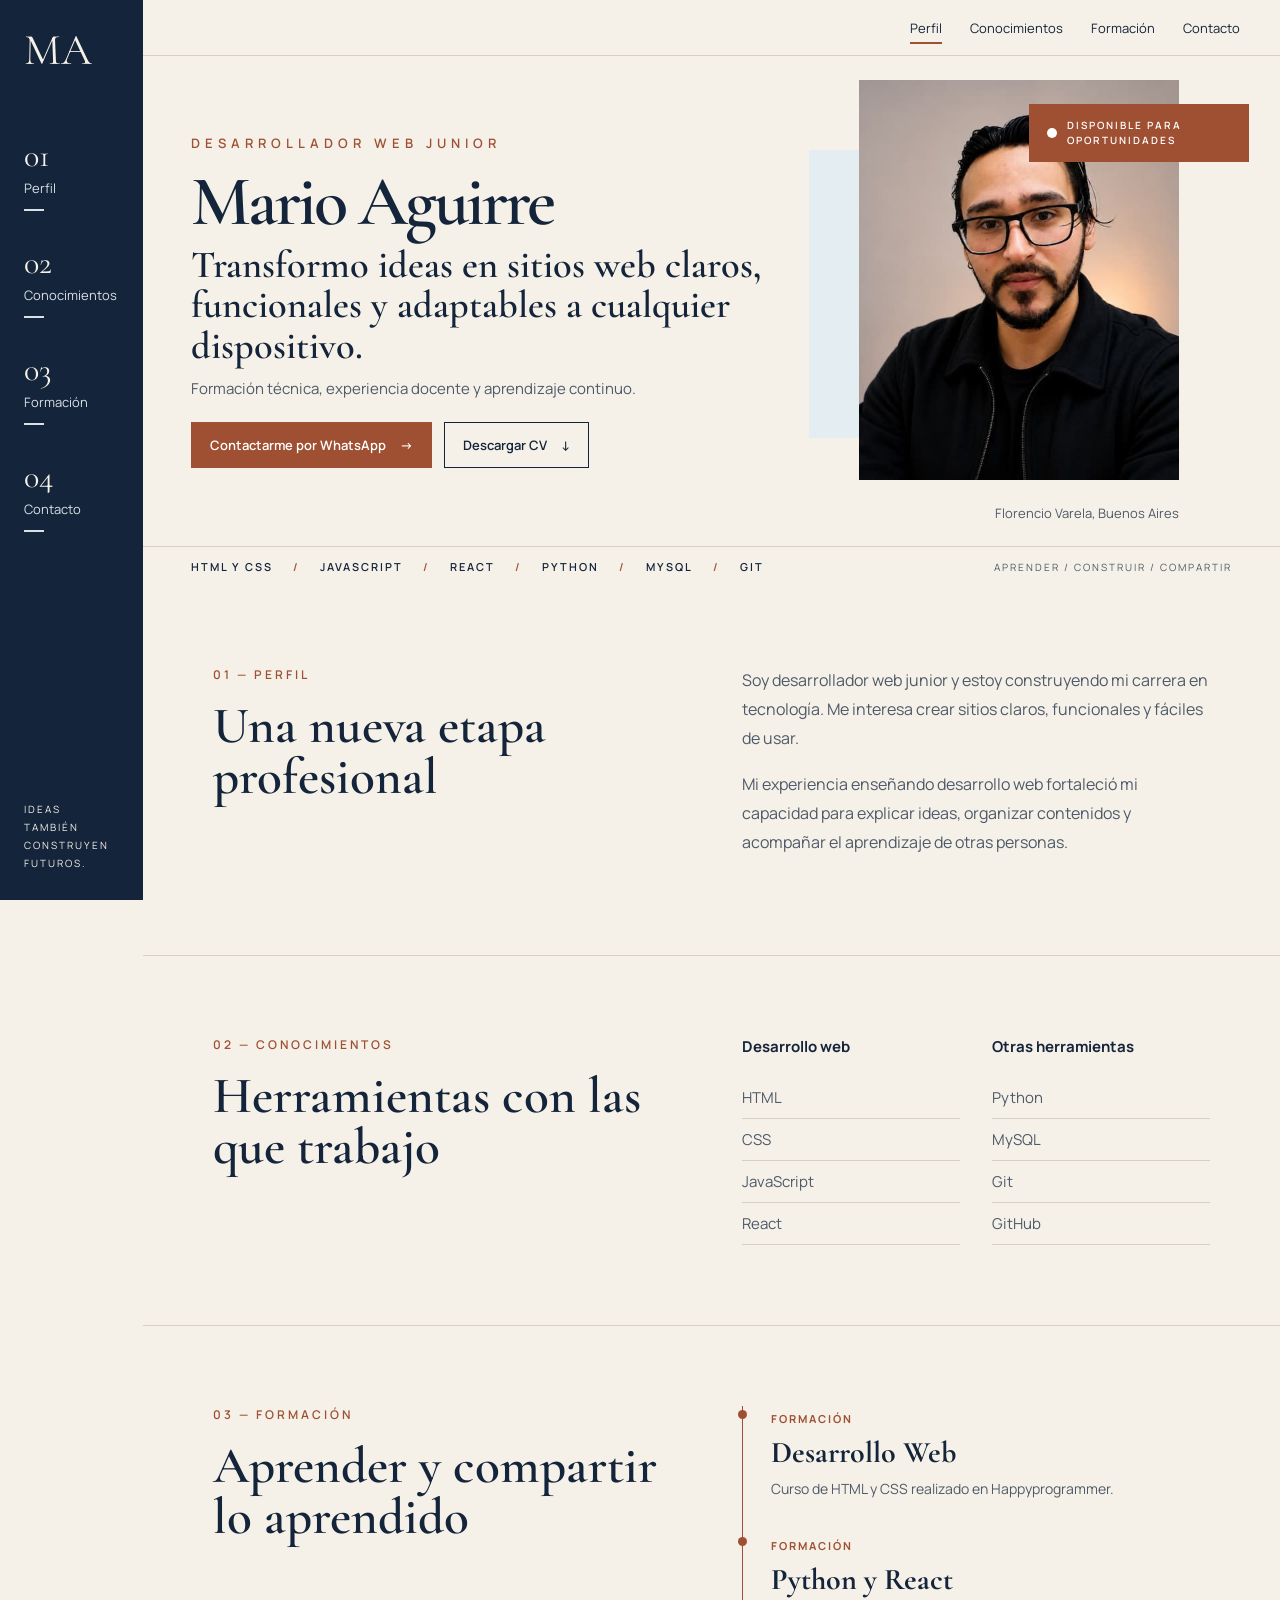
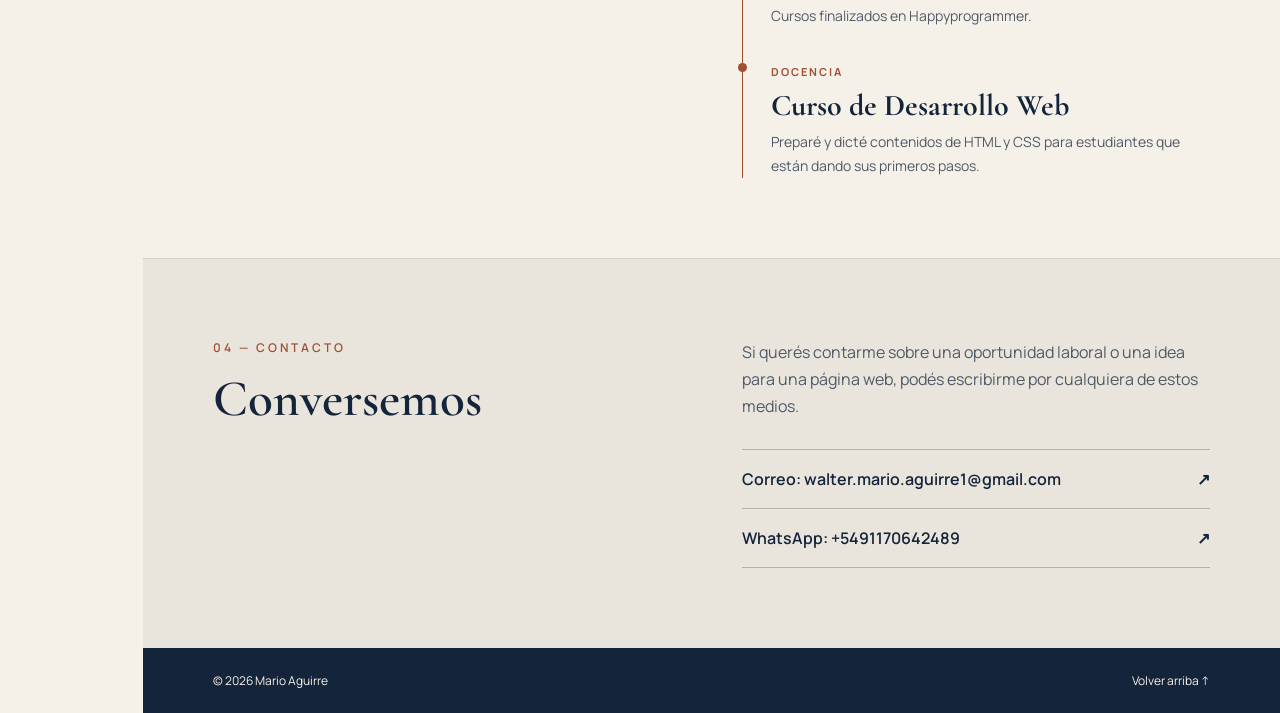
<file: index.html>
<!DOCTYPE html>
<html lang="es">
<head>
    <meta charset="UTF-8">
    <meta name="viewport" content="width=device-width, initial-scale=1.0">

    <!-- SEO -->
    <title>Mario Aguirre | Desarrollador Web</title>
    <meta name="description" content="Soy Mario Aguirre, desarrollador web junior en Buenos Aires. Conocé mi perfil, mis conocimientos en HTML, CSS, JavaScript y React, y mis formas de contacto.">
    <meta name="robots" content="index, follow">
    <meta name="author" content="Mario Aguirre">
    <link rel="canonical" href="https://portafolio-mario-aguirre.vercel.app/">

    <!-- Open Graph -->
    <meta property="og:type" content="website">
    <meta property="og:locale" content="es_AR">
    <meta property="og:site_name" content="Mario Aguirre | Portfolio">
    <meta property="og:title" content="Mario Aguirre | Desarrollador Web">
    <meta property="og:description" content="Conocé mi perfil, formación y conocimientos en desarrollo web.">
    <meta property="og:url" content="https://portafolio-mario-aguirre.vercel.app/">
    <meta property="og:image" content="https://portafolio-mario-aguirre.vercel.app/imagenes/og-image.jpg">
    <meta property="og:image:secure_url" content="https://portafolio-mario-aguirre.vercel.app/imagenes/og-image.jpg">
    <meta property="og:image:type" content="image/jpeg">
    <meta property="og:image:width" content="1200">
    <meta property="og:image:height" content="630">
    <meta property="og:image:alt" content="Portfolio de Mario Aguirre, desarrollador web junior">

    <!-- Twitter / X -->
    <meta name="twitter:card" content="summary_large_image">
    <meta name="twitter:title" content="Mario Aguirre | Desarrollador Web">
    <meta name="twitter:description" content="Conocé mi perfil, formación y conocimientos en desarrollo web.">
    <meta name="twitter:image" content="https://portafolio-mario-aguirre.vercel.app/imagenes/og-image.jpg">
    <meta name="twitter:image:alt" content="Portfolio de Mario Aguirre, desarrollador web junior">

    <!-- Favicon -->
    <link rel="icon" type="image/svg+xml" href="favicon-ma.svg">

    <!-- CSS -->
    <link rel="stylesheet" href="index.css">

    <!-- Google Fonts -->
    <link rel="preconnect" href="https://fonts.googleapis.com">
    <link rel="preconnect" href="https://fonts.gstatic.com" crossorigin>

    <link href="https://fonts.googleapis.com/css2?family=Cormorant+Garamond:wght@500;600;700&family=Manrope:wght@400;500;600;700&display=optional" rel="stylesheet">
</head>
<body>
    <div class="estructura-pagina">
        <aside class="barra-lateral">
            
            <a class="monograma" href="#inicio">MA</a>

            <nav class="navegacion-lateral" aria-label="Navegacion principal">
                <a class="enlace-lateral" href="#perfil">
                    <span class="numero-lateral">01</span>
                    <span class="nombre-seccion">Perfil</span>
                </a>
                <a class="enlace-lateral" href="#conocimientos">
                    <span class="numero-lateral">02</span>
                    <span class="nombre-seccion">Conocimientos</span>
                </a>
                <a class="enlace-lateral" href="#formacion">
                    <span class="numero-lateral">03</span>
                    <span class="nombre-seccion">Formación</span>
                </a>
                <a class="enlace-lateral" href="#contacto">
                    <span class="numero-lateral">04</span>
                    <span class="nombre-seccion">Contacto</span>
                </a>
            </nav>
            <p class="mensaje-lateral">Ideas también construyen futuros.</p>
        </aside>

        <main class="contenido-principal">

            <header class="encabezado-principal">

                <nav class="navegacion-superior" aria-label="Navegación superior">
                    <a class="enlace-superior activo" href="#perfil">Perfil</a>

                    <a class="enlace-superior" href="#conocimientos">Conocimientos</a>

                    <a class="enlace-superior" href="#formacion">Formación</a>

                    <a class="enlace-superior" href="#contacto">Contacto</a>
                </nav>

            </header>

            <section class="portada" id="inicio">

                <div class="contenido-portada">

                    <div class="presentacion-portada">

                        <p class="etiqueta-profesional">Desarrollador Web Junior</p>

                        <h1 class="nombre-principal">Mario Aguirre</h1>

                        <p class="frase-principal">Transformo ideas en sitios web claros, funcionales y adaptables a cualquier dispositivo.</p>

                        <p class="descripcion-portada">Formación técnica, experiencia docente y aprendizaje continuo.</p>

                            <div class="acciones-portada">

                                <a class="boton boton-principal" href="https://wa.me/5491170642489?text=Hola%20Mario%2C%20vi%20tu%20portafolio%20y%20me%20gustaria%20contactarte." target="_blank" rel="noopener noreferrer">
    Contactarme por WhatsApp
    <span aria-hidden="true">→</span>
</a>
                                
                                <a class="boton boton-secundario" href="documentos/CV_General_Walter_Mario_Aguirre.pdf" download>Descargar CV<span aria-hidden="true">↓</span></a>

                            </div>

                    </div>

                    <figure class="retrato-portada">

                    <div class="contenedor-fotografia">

                        <img class="fotografia-personal" src="imagenes/mario-aguirre.jpg" alt="Retrato profesional de Mario Aguirre" width="600" height="600" fetchpriority="high">

                        <p class="disponibilidad">
                            <span class="punto-disponible"></span>Disponible para oportunidades</p>

                    </div>

                    <figcaption class="ubicacion">
                        Florencio Varela, Buenos Aires
                    </figcaption>

                    </figure>

                </div>

            </section>

            <div class="franja-conocimientos" aria-label="Tecnologías que utilizo">
                <ul class="lista-tecnologias">
                    <li>HTML y CSS</li>
                    <li>JavaScript</li>
                    <li>React</li>
                    <li>Python</li>
                    <li>MySQL</li>
                    <li>Git</li>
                </ul>

                <p class="lema-franja">
                    Aprender / Construir / Compartir
                </p>
            </div>

    <section class="seccion-perfil" id="perfil">

    <div class="encabezado-seccion">
        <span class="numero-seccion">01 — PERFIL</span>
        <h2>Una nueva etapa profesional</h2>
    </div>

    <div class="texto-perfil">
        <p>
            Soy desarrollador web junior y estoy construyendo mi carrera
            en tecnología. Me interesa crear sitios claros, funcionales
            y fáciles de usar.
        </p>

        <p>
            Mi experiencia enseñando desarrollo web fortaleció mi capacidad
            para explicar ideas, organizar contenidos y acompañar el
            aprendizaje de otras personas.
        </p>
    </div>

</section>
<section class="seccion-conocimientos" id="conocimientos">

    <div class="encabezado-seccion">
        <span class="numero-seccion">02 — CONOCIMIENTOS</span>
        <h2>Herramientas con las que trabajo</h2>
    </div>

    <div class="grupos-conocimientos">

        <div class="grupo-conocimientos">
            <h3>Desarrollo web</h3>
            <ul>
                <li>HTML</li>
                <li>CSS</li>
                <li>JavaScript</li>
                <li>React</li>
            </ul>
        </div>

        <div class="grupo-conocimientos">
            <h3>Otras herramientas</h3>
            <ul>
                <li>Python</li>
                <li>MySQL</li>
                <li>Git</li>
                <li>GitHub</li>
            </ul>
        </div>

    </div>

</section>
<section class="seccion-formacion" id="formacion">

    <div class="encabezado-seccion">
        <span class="numero-seccion">03 — FORMACIÓN</span>
        <h2>Aprender y compartir lo aprendido</h2>
    </div>

    <div class="lista-formacion">

        <article class="item-formacion">
            <span class="tipo-formacion">Formación</span>
            <h3>Desarrollo Web</h3>
            <p>Curso de HTML y CSS realizado en Happyprogrammer.</p>
        </article>

        <article class="item-formacion">
            <span class="tipo-formacion">Formación</span>
            <h3>Python y React</h3>
            <p>Cursos finalizados en Happyprogrammer.</p>
        </article>

        <article class="item-formacion">
            <span class="tipo-formacion">Docencia</span>
            <h3>Curso de Desarrollo Web</h3>
            <p>
                Preparé y dicté contenidos de HTML y CSS para estudiantes
                que están dando sus primeros pasos.
            </p>
        </article>

    </div>

</section>
<section class="seccion-contacto" id="contacto">

    <div class="encabezado-seccion">
        <span class="numero-seccion">04 — CONTACTO</span>
        <h2>Conversemos</h2>
    </div>

    <div class="contenido-contacto">

        <p>
            Si querés contarme sobre una oportunidad laboral o una idea
            para una página web, podés escribirme por cualquiera de estos medios.
        </p>

        <div class="enlaces-contacto">

            <a
                href="mailto:Walter.mario.aguirre1@gmail.com"
                class="enlace-contacto"
            >
                <span>Correo: walter.mario.aguirre1@gmail.com</span>
                <span aria-hidden="true">↗</span>
            </a>

            <a
                href="https://wa.me/5491170642489?text=Hola%20Mario%2C%20vi%20tu%20portafolio%20y%20me%20gustaria%20contactarte."
                class="enlace-contacto"
                target="_blank"
                rel="noopener noreferrer"
            >
                <span>WhatsApp: +5491170642489</span>
                <span aria-hidden="true">↗</span>
            </a>

        </div>

    </div>

</section>

<footer class="pie-pagina">
    <p>© 2026 Mario Aguirre</p>

    <a href="#inicio">
        Volver arriba ↑
    </a>
</footer>
</main>
</div>
</body>
</html>
</file>
<file: index.css>
/* ========================================
   REINICIO GENERAL
======================================== */

* {
    margin: 0;
    padding: 0;
    box-sizing: border-box;
}


/* ========================================
   CONFIGURACIÓN GENERAL
======================================== */

html {
    scroll-behavior: smooth;
    overflow-x: hidden;
}

body {
    min-height: 100vh;
    overflow-x: hidden;
    background-color: #f5f1e8;
    color: #14243a;
    font-family: "Manrope", Arial, sans-serif;
}


/* ========================================
   ESTRUCTURA PRINCIPAL
======================================== */

.estructura-pagina {
    width: 100%;
    min-height: 100vh;
}


/* ========================================
   BARRA LATERAL
======================================== */

.barra-lateral {
    position: fixed;
    top: 0;
    left: 0;
    z-index: 10;

    display: flex;
    flex-direction: column;

    width: 143px;
    height: 100vh;

    padding: 28px 24px;
    overflow-y: auto;

    background-color: #14243a;
    color: #f5f1e8;
}

.monograma {
    font-family: "Cormorant Garamond", Georgia, serif;
    font-size: 44px;
    line-height: 1;
    text-decoration: none;
    color: #f5f1e8;
}

.navegacion-lateral {
    display: flex;
    flex-direction: column;
    gap: 32px;
    margin-top: 64px;
}

.enlace-lateral {
    position: relative;

    display: flex;
    flex-direction: column;
    gap: 4px;

    text-decoration: none;
    color: #d9e0e7;

    transition:
        color 0.3s ease,
        transform 0.3s ease;
}

.numero-lateral {
    color: #f5f1e8;
    font-family: "Cormorant Garamond", Georgia, serif;
    font-size: 32px;
}

.nombre-seccion {
    font-size: 13px;
}

.enlace-lateral::after {
    content: "";

    width: 20px;
    height: 2px;

    margin-top: 8px;

    background-color: #d9e0e7;

    transition: width 0.3s ease;
}

.enlace-lateral:hover::after {
    width: 36px;
}

.enlace-lateral:hover {
    color: #d9e0e7;
    transform: translateX(5px);
}

.mensaje-lateral {
    width: 100%;
    margin-top: auto;
    padding-top: 32px;

    font-size: 10px;
    line-height: 18px;
    letter-spacing: 2px;
    text-transform: uppercase;

    overflow-wrap: break-word;
}


/* ========================================
   CONTENIDO PRINCIPAL
======================================== */

.contenido-principal {
    width: calc(100% - 143px);
    margin-left: 143px;

    min-width: 0;
    min-height: 100vh;

    display: grid;
    grid-template-rows: 56px minmax(0, 1fr) auto;
}


/* ========================================
   ENCABEZADO PRINCIPAL
======================================== */

.encabezado-principal {
    display: flex;
    justify-content: flex-end;
    align-items: center;

    height: 56px;

    padding: 0 40px;

    background-color: #f5f1e8;
    border-bottom: 1px solid #d6d0c5;
}


/* ========================================
   NAVEGACIÓN SUPERIOR
======================================== */

.navegacion-superior {
    display: flex;
    align-items: center;
    gap: 28px;
}

.enlace-superior {
    position: relative;

    padding: 17px 0;

    color: #14243a;
    font-size: 13px;
    text-decoration: none;

    transition: color 0.3s ease;
}

.enlace-superior::after {
    content: "";

    position: absolute;
    bottom: 10px;
    left: 0;

    width: 0;
    height: 2px;

    background-color: #9f5033;

    transition: width 0.3s ease;
}

.enlace-superior:hover {
    color: #9f5033;
}

.enlace-superior:hover::after,
.enlace-superior.activo::after {
    width: 100%;
}


/* ========================================
   PORTADA
======================================== */

.portada {
    display: flex;
    align-items: center;

    min-height: 0;

    padding: 24px 48px;

    overflow: hidden;
}

.contenido-portada {
    display: grid;

    grid-template-columns:
        minmax(0, 1.15fr)
        minmax(280px, 0.85fr);

    align-items: center;

    gap: 40px;

    width: 100%;
    max-width: 1200px;

    margin: 0 auto;
}

.presentacion-portada {
    position: relative;
    z-index: 2;

    min-width: 0;
}

.etiqueta-profesional {
    margin-bottom: 18px;

    color: #9f5033;

    font-size: 13px;
    font-weight: 600;
    letter-spacing: 5px;
    text-transform: uppercase;
}

.nombre-principal {
    margin-bottom: 12px;

    color: #14243a;

    font-family: "Cormorant Garamond", Georgia, serif;

    font-size: clamp(54px, 5.5vw, 88px);
    font-weight: 600;

    line-height: 0.9;
    letter-spacing: -3px;
}

.frase-principal {
    max-width: 620px;

    margin-bottom: 12px;

    color: #14243a;

    font-family: "Cormorant Garamond", Georgia, serif;

    font-size: clamp(28px, 3vw, 43px);
    font-weight: 600;

    line-height: 1.05;
}

.descripcion-portada {
    max-width: 540px;

    color: #4f5a68;

    font-size: 15px;
    line-height: 1.5;
}


/* ========================================
   BOTONES PORTADA
======================================== */

.acciones-portada {
    display: flex;
    flex-wrap: wrap;

    gap: 12px;

    margin-top: 22px;
}

.boton {
    display: inline-flex;
    justify-content: center;
    align-items: center;

    gap: 14px;

    min-height: 46px;

    padding: 0 18px;

    font-family: inherit;
    font-size: 13px;
    font-weight: 600;

    text-decoration: none;

    border: 1px solid #14243a;

    transition:
        color 0.3s ease,
        background-color 0.3s ease,
        transform 0.3s ease;
}

.boton-principal {
    background-color: #9f5033;
    border-color: #9f5033;
    color: #ffffff;
}

.boton-secundario {
    background-color: transparent;
    color: #14243a;
}

.boton:hover {
    transform: translateY(-3px);
}

.boton-principal:hover {
    background-color: #14243a;
    border-color: #14243a;
}

.boton-secundario:hover {
    background-color: #14243a;
    color: #ffffff;
}


/* ========================================
   FOTOGRAFÍA
======================================== */

.retrato-portada {
    width: 100%;
    max-width: 320px;

    margin: 0 auto;
}

.contenedor-fotografia {
    position: relative;

    width: 100%;
    aspect-ratio: 4 / 5;

    overflow: visible;
}

.contenedor-fotografia::before {
    content: "";

    position: absolute;

    top: 70px;
    left: -50px;

    width: 72%;
    height: 72%;

    background-color: #e4edf1;

    z-index: 0;
}

.fotografia-personal {
    position: relative;

    z-index: 1;

    display: block;

    width: 100%;
    height: 100%;

    object-fit: cover;

    background-color: #ded6cc;
}

.disponibilidad {
    position: absolute;

    top: 24px;
    right: -70px;

    z-index: 2;

    display: flex;
    align-items: center;

    gap: 10px;

    width: max-content;
    max-width: 220px;

    padding: 14px 18px;

    background-color: #9f5033;
    color: #ffffff;

    font-size: 10px;
    font-weight: 600;

    line-height: 1.5;
    letter-spacing: 2px;

    text-transform: uppercase;
}

.punto-disponible {
    flex-shrink: 0;

    width: 10px;
    height: 10px;

    background-color: #ffffff;

    border-radius: 50%;
}

.ubicacion {
    position: relative;
    z-index: 2;

    margin-top: 24px;

    color: #4f5a68;

    font-size: 13px;

    text-align: right;
}


/* ========================================
   FRANJA DE CONOCIMIENTOS
======================================== */

.franja-conocimientos {
    display: flex;

    justify-content: space-between;
    align-items: center;

    gap: 18px;

    padding: 12px 48px;

    border-top: 1px solid #d6d0c5;
}

.lista-tecnologias {
    display: flex;
    flex-wrap: wrap;

    gap: 12px 20px;

    list-style: none;
}

.lista-tecnologias li {
    color: #14243a;

    font-size: 11px;
    font-weight: 600;

    letter-spacing: 2px;

    text-transform: uppercase;
}

.lista-tecnologias li:not(:last-child)::after {
    content: "/";

    margin-left: 20px;

    color: #9f5033;
}

.lema-franja {
    flex-shrink: 0;

    color: #4f5a68;

    font-size: 10px;

    letter-spacing: 2px;

    text-transform: uppercase;
}


/* ========================================
   SECCIONES GENERALES
======================================== */

.seccion-perfil,
.seccion-conocimientos,
.seccion-formacion,
.seccion-contacto {
    display: grid;

    grid-template-columns:
        minmax(0, 1fr)
        minmax(0, 1fr);

    gap: 60px;

    padding: 80px 70px;
}

.seccion-perfil,
.seccion-conocimientos,
.seccion-formacion {
    border-bottom: 1px solid #d6d0c5;
}

.numero-seccion {
    display: block;

    margin-bottom: 18px;

    color: #9f5033;

    font-size: 12px;
    font-weight: 600;

    letter-spacing: 3px;
}

.encabezado-seccion {
    min-width: 0;
}

.encabezado-seccion h2 {
    max-width: 480px;

    font-family: "Cormorant Garamond", Georgia, serif;

    font-size: clamp(42px, 4vw, 64px);
    font-weight: 600;

    line-height: 1;
}


/* ========================================
   PERFIL
======================================== */

.texto-perfil {
    min-width: 0;

    align-self: center;
}

.texto-perfil p {
    margin-bottom: 18px;

    color: #4f5a68;

    font-size: 16px;
    line-height: 1.8;
}


/* ========================================
   CONOCIMIENTOS
======================================== */

.grupos-conocimientos {
    display: grid;

    grid-template-columns:
        minmax(0, 1fr)
        minmax(0, 1fr);

    gap: 32px;

    min-width: 0;

    align-self: center;
}

.grupo-conocimientos {
    min-width: 0;
}

.grupo-conocimientos h3 {
    margin-bottom: 20px;

    color: #14243a;

    font-size: 15px;
    font-weight: 700;
}

.grupo-conocimientos ul {
    list-style: none;
}

.grupo-conocimientos li {
    padding: 10px 0;

    color: #4f5a68;

    font-size: 15px;

    border-bottom: 1px solid #d6d0c5;
}


/* ========================================
   FORMACIÓN
======================================== */

.lista-formacion {
    min-width: 0;

    align-self: center;
}

.item-formacion {
    position: relative;

    padding: 0 0 32px 28px;

    border-left: 1px solid #9f5033;
}

.item-formacion:last-child {
    padding-bottom: 0;
}

.item-formacion::before {
    content: "";

    position: absolute;

    top: 4px;
    left: -5px;

    width: 9px;
    height: 9px;

    border-radius: 50%;

    background-color: #9f5033;
}

.tipo-formacion {
    color: #9f5033;

    font-size: 11px;
    font-weight: 700;

    letter-spacing: 2px;

    text-transform: uppercase;
}

.item-formacion h3 {
    margin: 8px 0;

    color: #14243a;

    font-family: "Cormorant Garamond", Georgia, serif;

    font-size: 30px;

    line-height: 1.1;
}

.item-formacion p {
    color: #4f5a68;

    font-size: 14px;

    line-height: 1.7;
}


/* ========================================
   CONTACTO
======================================== */

.seccion-contacto {
    background-color: #eae5dc;
}

.contenido-contacto {
    min-width: 0;

    align-self: center;
}

.contenido-contacto > p {
    max-width: 480px;

    margin-bottom: 28px;

    color: #4f5a68;

    font-size: 16px;

    line-height: 1.7;
}

.enlaces-contacto {
    display: flex;
    flex-direction: column;

    min-width: 0;
}

.enlace-contacto {
    display: flex;

    justify-content: space-between;
    align-items: center;

    gap: 12px;

    min-width: 0;

    padding: 18px 0;

    border-top: 1px solid #b9b2a8;

    color: #14243a;

    font-size: 16px;
    font-weight: 600;

    text-decoration: none;

    overflow-wrap: anywhere;

    transition: color 0.3s ease;
}

.enlace-contacto span:first-child {
    min-width: 0;

    overflow-wrap: anywhere;
}

.enlace-contacto:last-child {
    border-bottom: 1px solid #b9b2a8;
}

.enlace-contacto:hover {
    color: #9f5033;
}


/* ========================================
   PIE DE PÁGINA
======================================== */

.pie-pagina {
    display: flex;

    justify-content: space-between;
    align-items: center;

    gap: 20px;

    padding: 24px 70px;

    background-color: #14243a;
    color: #f5f1e8;
}

.pie-pagina p,
.pie-pagina a {
    font-size: 12px;
}

.pie-pagina a {
    color: #f5f1e8;

    text-decoration: none;
}

.pie-pagina a:hover {
    text-decoration: underline;
}


/* ========================================
   LAPTOPS
   901px - 1100px
======================================== */

@media (min-width: 901px) and (max-width: 1100px) {

    .contenido-portada {
        grid-template-columns:
            minmax(0, 1.1fr)
            minmax(250px, 0.9fr);

        gap: 28px;
    }

    .portada {
        padding: 36px 36px;
    }

    .nombre-principal {
        font-size: clamp(50px, 5vw, 68px);
    }

    .frase-principal {
        font-size: clamp(27px, 3vw, 36px);
    }

    .retrato-portada {
        max-width: 280px;
    }

    .contenedor-fotografia::before {
        top: 45px;
        left: -35px;

        width: 72%;
        height: 70%;
    }

    .disponibilidad {
        top: 20px;
        right: -35px;

        max-width: 180px;

        padding: 11px 13px;

        font-size: 9px;

        letter-spacing: 1.5px;
    }

    .ubicacion {
        margin-top: 22px;
    }

    .franja-conocimientos {
        padding-left: 36px;
        padding-right: 36px;
    }

    .seccion-perfil,
    .seccion-conocimientos,
    .seccion-formacion,
    .seccion-contacto {
        gap: 40px;

        padding: 70px 48px;
    }

    .grupos-conocimientos {
        gap: 22px;
    }

    .pie-pagina {
        padding-left: 48px;
        padding-right: 48px;
    }
}


/* ========================================
   TABLETS
   hasta 900px
======================================== */

@media (max-width: 900px) {

    .estructura-pagina {
        width: 100%;
    }

    .barra-lateral {
        display: none;
    }

    .contenido-principal {
        display: block;

        width: 100%;
        height: auto;

        margin-left: 0;

        min-height: 100vh;
    }

    .encabezado-principal {
        height: auto;
        min-height: 64px;

        padding: 16px 24px;
    }

    .navegacion-superior {
        flex-wrap: wrap;

        justify-content: center;

        gap: 12px 24px;

        width: 100%;
    }

    .enlace-superior {
        padding: 6px 0;

        font-size: 13px;
    }

    .enlace-superior::after {
        bottom: 0;
    }


    /* Portada */

    .portada {
        min-height: auto;

        padding: 56px 40px 64px;

        overflow: hidden;
    }

    .contenido-portada {
        grid-template-columns: 1fr;

        gap: 48px;

        max-width: 680px;
    }

    .presentacion-portada {
        width: 100%;
    }

    .nombre-principal {
        font-size: clamp(58px, 10vw, 82px);
    }

    .frase-principal {
        max-width: 600px;

        font-size: clamp(32px, 5vw, 43px);
    }

    .descripcion-portada {
        max-width: 600px;
    }

    .retrato-portada {
        width: min(100%, 340px);
        max-width: none;

        margin: 0 auto;
    }

    .contenedor-fotografia::before {
        top: 60px;
        left: -40px;

        width: 70%;
        height: 70%;
    }

    .disponibilidad {
        top: 24px;
        right: -70px;

        max-width: 210px;
    }

    .ubicacion {
        margin-top: 24px;
    }


    /* Franja */

    .franja-conocimientos {
        flex-direction: column;

        align-items: flex-start;

        padding: 24px 40px;
    }


    /* Secciones */

    .seccion-perfil,
    .seccion-conocimientos,
    .seccion-formacion,
    .seccion-contacto {
        grid-template-columns: 1fr;

        gap: 32px;

        padding: 64px 40px;
    }

    .encabezado-seccion h2 {
        max-width: 600px;
    }

    .grupos-conocimientos {
        max-width: 650px;
    }

    .contenido-contacto {
        width: 100%;
    }

    .pie-pagina {
        padding: 24px 40px;
    }
}


/* ========================================
   CELULARES
   hasta 600px
======================================== */

@media (max-width: 600px) {

    .encabezado-principal {
        padding: 14px 18px;
    }

    .navegacion-superior {
        gap: 8px 16px;
    }

    .enlace-superior {
        font-size: 12px;
    }


    /* Portada */

    .portada {
        padding: 48px 24px 56px;
    }

    .contenido-portada {
        gap: 42px;
    }

    .etiqueta-profesional {
        font-size: 11px;

        letter-spacing: 3px;
    }

    .nombre-principal {
        font-size: clamp(52px, 15vw, 72px);

        letter-spacing: -2px;
    }

    .frase-principal {
        font-size: clamp(30px, 9vw, 42px);
    }

    .descripcion-portada {
        font-size: 15px;
    }

    .acciones-portada {
        width: 100%;
    }

    .boton {
        flex: 1 1 180px;
    }


    /* Fotografía */

    .retrato-portada {
        width: min(82%, 290px);
    }

    .contenedor-fotografia::before {
        top: 45px;
        left: -24px;

        width: 72%;
        height: 72%;
    }

    .disponibilidad {
        top: 18px;
        right: -20px;

        max-width: 165px;

        padding: 10px 12px;

        font-size: 9px;

        letter-spacing: 1.4px;
    }

    .ubicacion {
        margin-top: 20px;

        font-size: 12px;
    }


    /* Contenido */

    .franja-conocimientos,
    .seccion-perfil,
    .seccion-conocimientos,
    .seccion-formacion,
    .seccion-contacto {
        padding-left: 24px;
        padding-right: 24px;
    }

    .lista-tecnologias {
        gap: 10px 14px;
    }

    .lista-tecnologias li:not(:last-child)::after {
        margin-left: 14px;
    }

    .lema-franja {
        line-height: 1.6;
    }

    .seccion-perfil,
    .seccion-conocimientos,
    .seccion-formacion,
    .seccion-contacto {
        padding-top: 56px;
        padding-bottom: 56px;
    }

    .encabezado-seccion h2 {
        font-size: clamp(40px, 12vw, 56px);
    }

    .grupos-conocimientos {
        grid-template-columns: 1fr 1fr;

        gap: 20px;
    }

    .item-formacion h3 {
        font-size: 27px;
    }

    .enlace-contacto {
        gap: 12px;

        font-size: 14px;

        overflow-wrap: anywhere;
    }

    .pie-pagina {
        flex-direction: column;

        align-items: flex-start;

        padding: 24px;
    }
}


/* ========================================
   CELULARES MUY ANGOSTOS
   hasta 420px
======================================== */

@media (max-width: 420px) {

    .encabezado-principal {
        padding-left: 12px;
        padding-right: 12px;
    }

    .navegacion-superior {
        gap: 8px 12px;
    }

    .enlace-superior {
        font-size: 11px;
    }

    .portada {
        padding-left: 20px;
        padding-right: 20px;
    }

    .nombre-principal {
        font-size: clamp(48px, 15vw, 64px);
    }

    .frase-principal {
        font-size: clamp(29px, 9vw, 38px);
    }

    .acciones-portada {
        flex-direction: column;
    }

    .boton {
        flex: none;

        width: 100%;
    }

    .retrato-portada {
        width: min(80%, 270px);
    }

    .disponibilidad {
        top: 16px;
        right: -15px;

        max-width: 150px;

        padding: 9px 10px;

        font-size: 8px;

        letter-spacing: 1.2px;
    }

    .franja-conocimientos,
    .seccion-perfil,
    .seccion-conocimientos,
    .seccion-formacion,
    .seccion-contacto {
        padding-left: 20px;
        padding-right: 20px;
    }

    .grupos-conocimientos {
        grid-template-columns: 1fr;
    }

    .enlace-contacto {
        align-items: flex-start;

        font-size: 13px;
    }
}


/* ========================================
   ACCESIBILIDAD
======================================== */

a:focus-visible {
    outline: 3px solid #14243a;
    outline-offset: 4px;
}

.barra-lateral a:focus-visible,
.pie-pagina a:focus-visible {
    outline-color: #f5f1e8;
}

@media (prefers-reduced-motion: reduce) {

    html {
        scroll-behavior: auto;
    }

    *,
    *::before,
    *::after {
        transition-duration: 0.01ms !important;
        animation-duration: 0.01ms !important;
        animation-iteration-count: 1 !important;
    }
}
</file>
